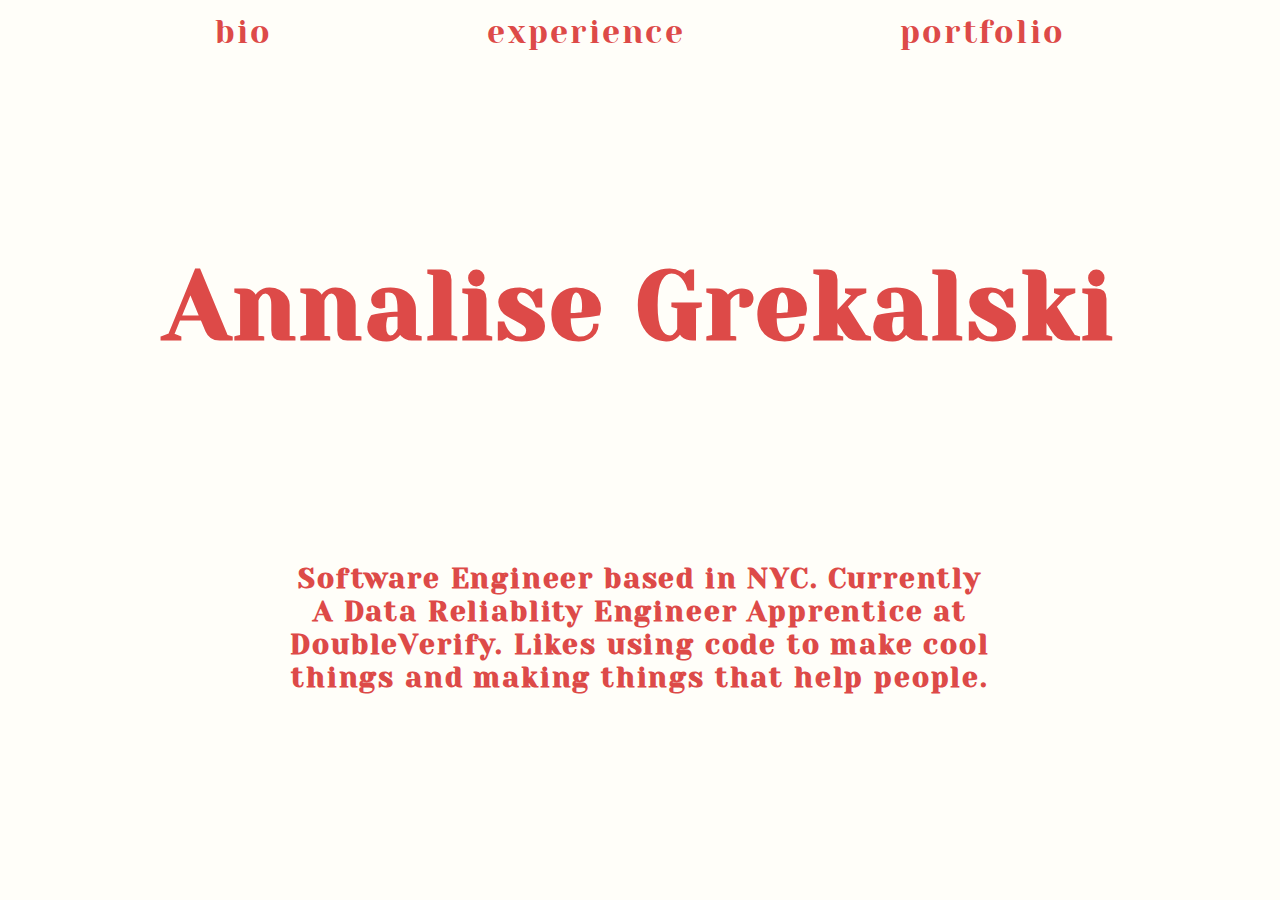
<file: index.html>
<!DOCTYPE html>
<html lang="en">
<head>
    <meta charset="UTF-8">
    <meta http-equiv="X-UA-Compatible" content="IE=edge">
    <meta name="viewport" content="width=device-width, initial-scale=1.0">
    <title>Annalise Grekalski</title>
    <link rel="stylesheet" href="style.css">
</head>
<body>
    <header id="index-header">
        <nav id="index-nav">
            <a href="bio.html">bio</a>
            <a href="experience.html">experience</a>
            <a href="portfolio.html">portfolio</a>
        </nav>
    </header>

    <h1 id="index-name">
        Annalise Grekalski
    </h1>

    <h3>
        Software Engineer based in NYC. Currently A Data Reliablity Engineer Apprentice at DoubleVerify. 
        Likes using code to make cool things and making things that help people. 
    </h3>
    
</body>
</html>
</file>
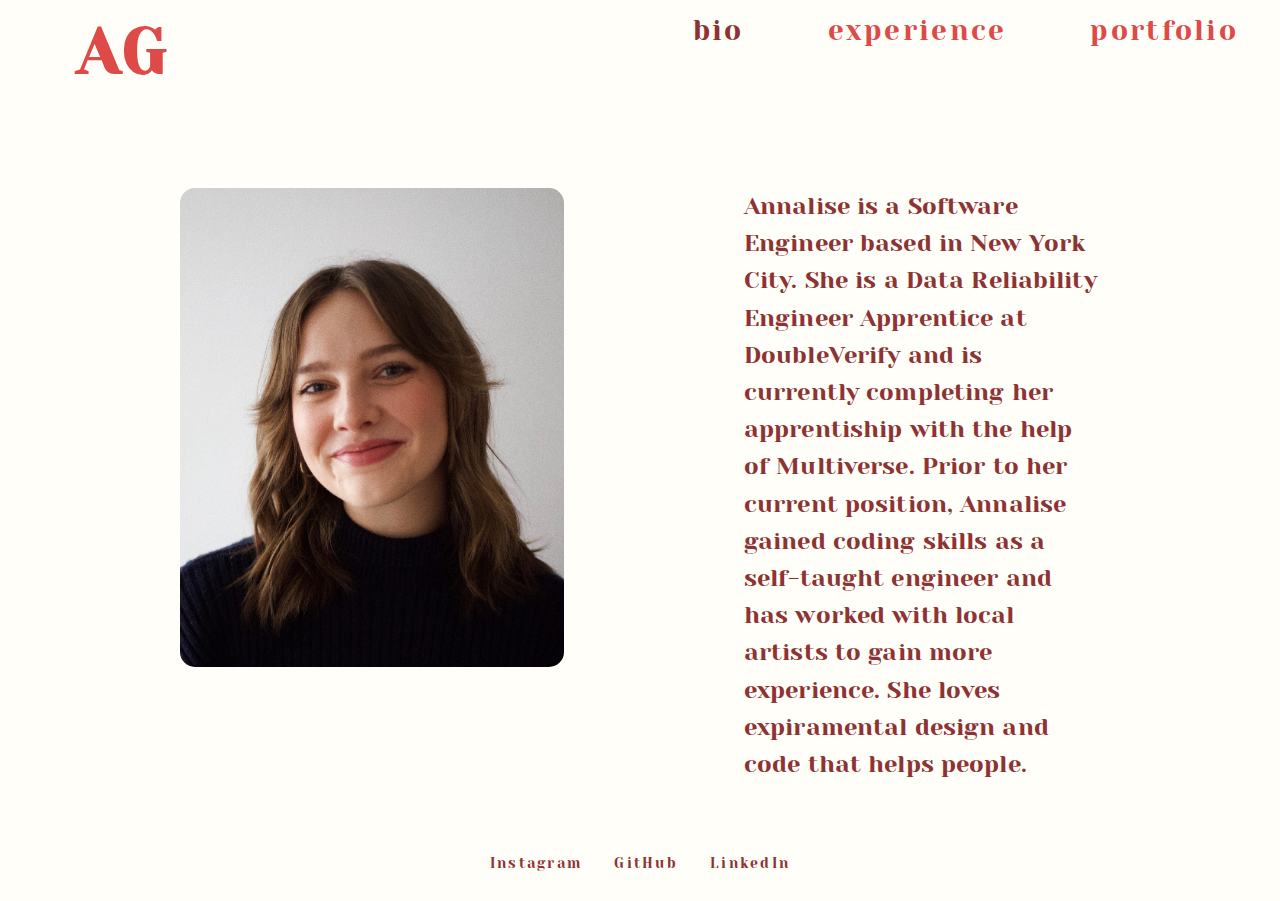
<file: bio.html>
<!DOCTYPE html>
<html lang="en">

<head>
    <meta charset="UTF-8">
    <meta http-equiv="X-UA-Compatible" content="IE=edge">
    <meta name="viewport" content="width=device-width, initial-scale=1.0">
    <title>Annalise Grekalski</title>
    <link rel="stylesheet" href="style.css">
</head>

<body>
    <header id="bio-header">
        <h1>
            <a href="index.html">AG</a>
        </h1>
        <nav id="bio-nav">
            <a id="current-selection" href="bio.html">bio</a>
            <a href="experience.html">experience</a>
            <a href="portfolio.html">portfolio</a>
        </nav>
    </header>

    <div id="bio-content">
        <img id="portrait" src="assets/IMG_2726.jpeg">

        <p>
            Annalise is a Software Engineer based in New York City.
            She is a Data Reliability Engineer Apprentice at DoubleVerify and
            is currently completing her apprentiship with the help of Multiverse.
            Prior to her current position, Annalise gained coding skills as a
            self-taught engineer and has worked with local artists to gain more experience.
            She loves expiramental design and code that helps people.
        </p>
    </div>

    <footer id="bio-footer">
        <a href="https://www.instagram.com/anna.lise.g/">Instagram</a>
        <a href="https://github.com/esilanna">GitHub</a>
        <a href="https://www.linkedin.com/in/annalise-grekalski-970379252/">LinkedIn</a>
    </footer>

</body>

</html>
</file>
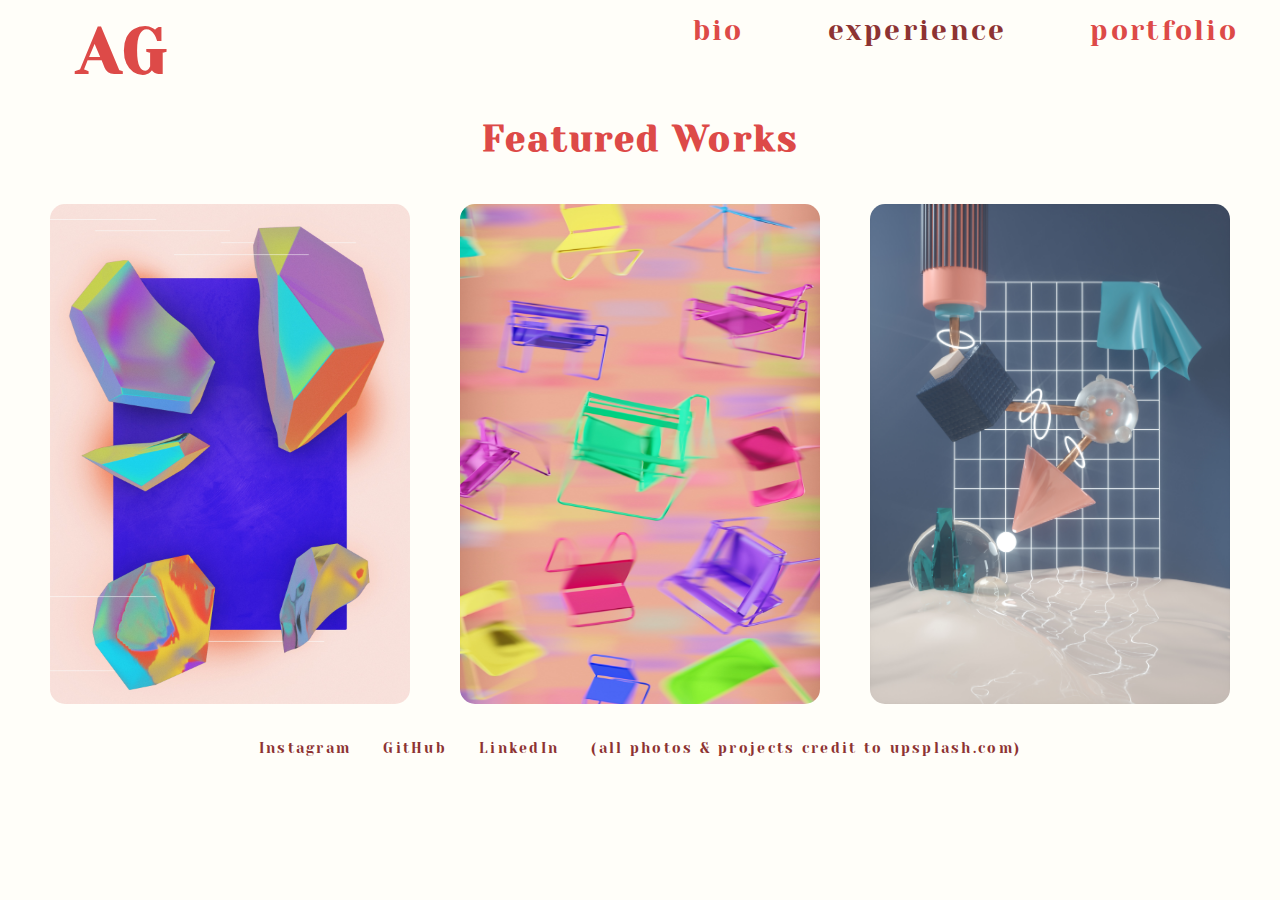
<file: experience.html>
<!DOCTYPE html>
<html lang="en">

<head>
    <meta charset="UTF-8">
    <meta http-equiv="X-UA-Compatible" content="IE=edge">
    <meta name="viewport" content="width=device-width, initial-scale=1.0">
    <title>Annalise Grekalski</title>
    <link rel="stylesheet" href="style.css">
</head>

<body>
    <header id="experience-header">
        <h1>
            <a href="index.html">AG</a>
        </h1>
        <nav id="experience-nav">
            <a href="bio.html">bio</a>
            <a id="current-selection" href="experience.html">experience</a>
            <a href="portfolio.html">portfolio</a>
        </nav>
    </header>

    <h2 id="featured-head">
        Featured Works
    </h2>

    <div id="featured">
        <div class="container-1">
            <img id="example-1" src="assets/example-1.jpg">
            <p id="text-1">
                "Lorem ipsum dolor sit amet, consectetur adipiscing elit, sed do eiusmod tempor incididunt ut labore et
                dolore magna aliqua. Ut enim ad minim veniam.
            </p>
        </div>
        <div class="container-2">
            <img id="example-2" src="assets/example-2.jpg">
            <p id="text-2">
                "Lorem ipsum dolor sit amet, consectetur adipiscing elit, sed do eiusmod tempor incididunt ut labore et
                dolore magna aliqua. Ut enim ad minim veniam.
            </p>
        </div>
        <div class="container-3">
            <img id="example-3" src="assets/example-3.jpg">
            <p id="text-3">
                "Lorem ipsum dolor sit amet, consectetur adipiscing elit, sed do eiusmod tempor incididunt ut labore et
                dolore magna aliqua. Ut enim ad minim veniam.
            </p>
        </div>
    </div>

    <footer>
        <a href="https://www.instagram.com/anna.lise.g/">Instagram</a>
        <a href="https://github.com/esilanna">GitHub</a>
        <a href="https://www.linkedin.com/in/annalise-grekalski-970379252/">LinkedIn</a>
        <a href="https://unsplash.com/">(all photos & projects credit to upsplash.com)</a>
    </footer>

</body>

</html>
</file>
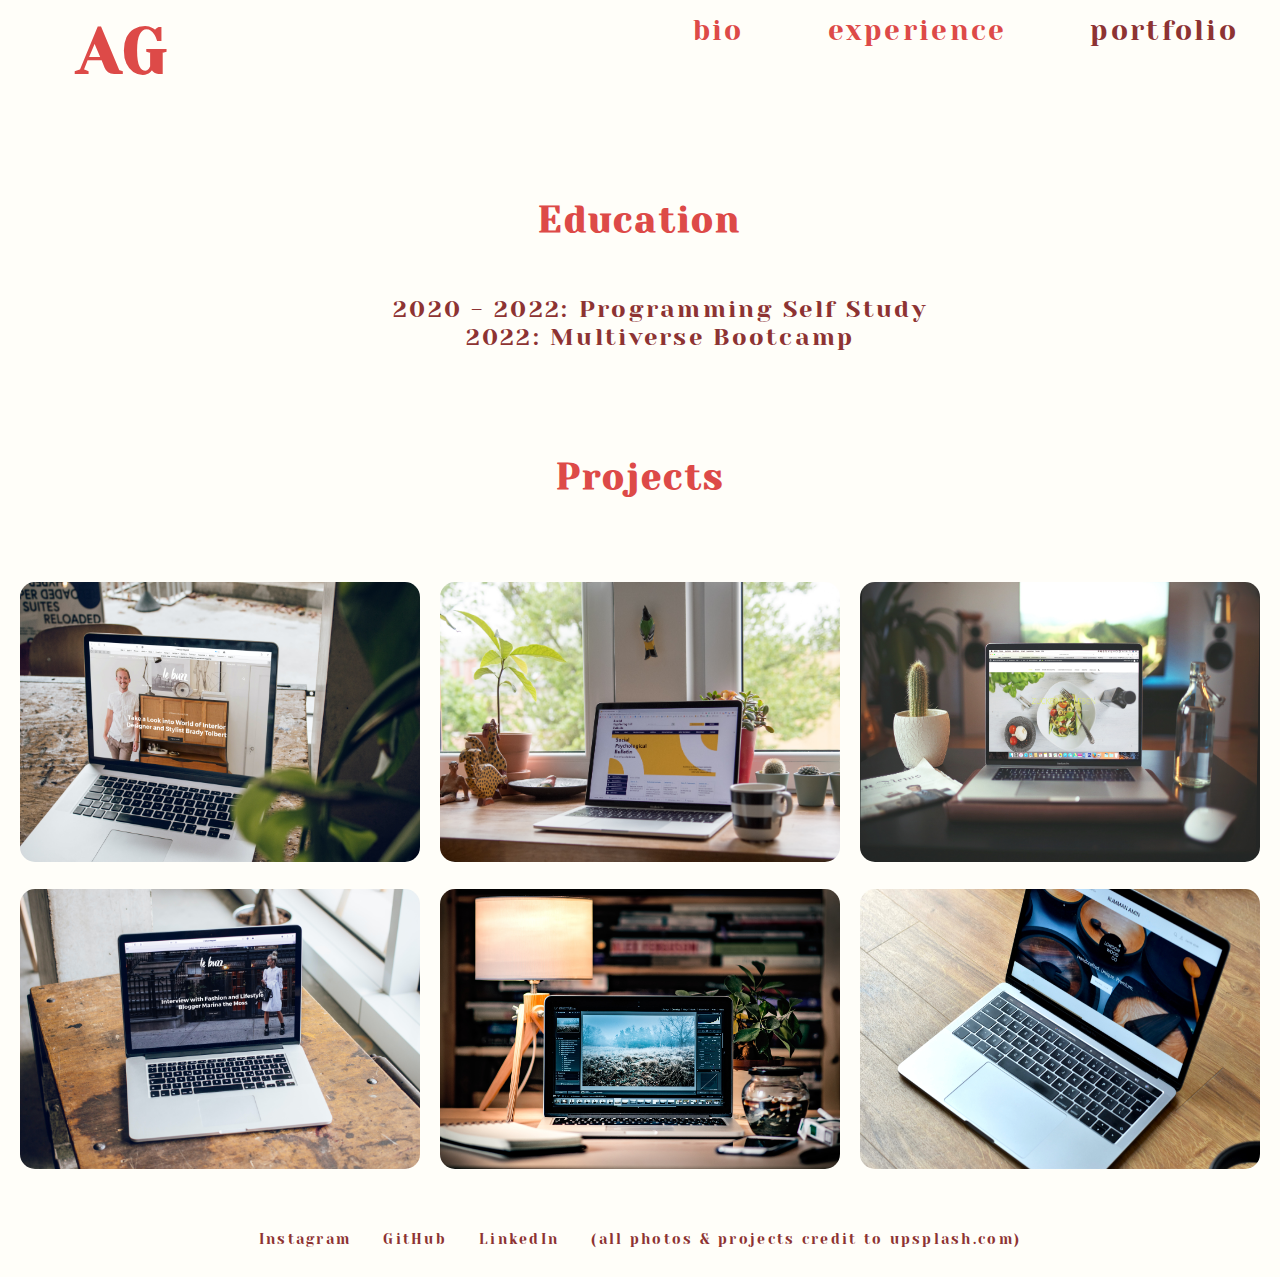
<file: portfolio.html>
<!DOCTYPE html>
<html lang="en">

<head>
    <meta charset="UTF-8">
    <meta http-equiv="X-UA-Compatible" content="IE=edge">
    <meta name="viewport" content="width=device-width, initial-scale=1.0">
    <title>Annalise Grekalski</title>
    <link rel="stylesheet" href="style.css">
</head>

<body>
    <header id="portfolio-header">
        <h1>
            <a href="index.html">AG</a>
        </h1>
        <nav id="portfolio-nav">
            <a href="bio.html">bio</a>
            <a href="experience.html">experience</a>
            <a id="current-selection" href="portfolio.html">portfolio</a>
        </nav>
    </header>

    <div class="education">
        <h2>
            Education
        </h2>
        <ul>
            <li>2020 - 2022: Programming Self Study </li>
            <li>2022: Multiverse Bootcamp</li>
        </ul>
    </div>

    <h2 id="project-head">
        Projects
    </h2>
    <div id="project-images">
        <div class="project-container-1">
            <img id="project-1" src="assets/le-buzz-studio-KiEiI2b9GkU-unsplash.jpg">
            <p id="project-text-1">
                "Lorem ipsum dolor sit amet, consectetur adipiscing elit, sed do eiusmod tempor incididunt ut labore et
                dolore magna aliqua. Ut enim ad minim veniam.
            </p>
        </div>

        <div class="project-container-2">
            <img id="project-2" src="assets/michal-parzuchowski-Nh4Sxasye24-unsplash.jpg">
            <p id="project-text-2">
                "Lorem ipsum dolor sit amet, consectetur adipiscing elit, sed do eiusmod tempor incididunt ut labore et
                dolore magna aliqua. Ut enim ad minim veniam.
            </p>
        </div>

        <div class="project-container-3">
            <img id="project-3" src="assets/portfolio-3.jpg">
            <p id="project-text-3">
                "Lorem ipsum dolor sit amet, consectetur adipiscing elit, sed do eiusmod tempor incididunt ut labore et
                dolore magna aliqua. Ut enim ad minim veniam.
            </p>
        </div>

        <div class="project-container-4">
            <img id="project-4" src="assets/portfolio-4.jpg">
            <p id="project-text-4">
                "Lorem ipsum dolor sit amet, consectetur adipiscing elit, sed do eiusmod tempor incididunt ut labore et
                dolore magna aliqua. Ut enim ad minim veniam.
            </p>
        </div>

        <div class="project-container-5">
            <img id="project-5" src="assets/radek-grzybowski-eBRTYyjwpRY-unsplash.jpg">
            <p id="project-text-5">
                "Lorem ipsum dolor sit amet, consectetur adipiscing elit, sed do eiusmod tempor incididunt ut labore et
                dolore magna aliqua. Ut enim ad minim veniam.
            </p>
        </div>

        <div class="project-container-6">
            <img id="project-6" src="assets/rumman-amin-qXZ7mSns_LM-unsplash.jpg">
            <p id="project-text-6">
                "Lorem ipsum dolor sit amet, consectetur adipiscing elit, sed do eiusmod tempor incididunt ut labore et
                dolore magna aliqua. Ut enim ad minim veniam.
            </p>
        </div>
    </div>

    <footer>
        <a href="https://www.instagram.com/anna.lise.g/">Instagram</a>
        <a href="https://github.com/esilanna">GitHub</a>
        <a href="https://www.linkedin.com/in/annalise-grekalski-970379252/">LinkedIn</a>
        <a href="https://unsplash.com/">(all photos & projects credit to upsplash.com)</a>
    </footer>

</body>

</html>
</file>
<file: style.css>
@import url('https://fonts.googleapis.com/css2?family=IBM+Plex+Sans&family=Yeseva+One&display=swap');

body {
    background-color: #FFFEF9;
    font-family: 'Yeseva One';
    color: #DD4A48;
    font-size: 24px;
    letter-spacing: 0.095em;
    margin: 14px auto;
}

nav {
    display: flex;
    flex-direction: row;
    justify-content: space-evenly;
    font-size: 32px;
}

nav a {
    text-decoration: none;
    color: #DD4A48;
    transition: all 1s;
}

nav a:hover {
    letter-spacing: 0.1em;
    transition-timing-function: ease-in-out;
    color: #8D3333;
}

h1 {
    display: flex;
    flex-direction: row;
    justify-content: center;
    margin: 200px 0 200px;
    font-size: 128px;
}

h3 {
    display: flex;
    flex-direction: row;
    justify-content: center;
    margin: 0 284px;
    letter-spacing: 0.065em;
    text-align: center;
}

#current-selection {
    color: #8D3333
}

#bio-header,
#experience-header,
#portfolio-header {
    display: flex;
    flex-direction: row;
    justify-content: space-between;
}

#bio-header h1,
#experience-header h1,
#portfolio-header h1 {
    display: flex;
    flex-direction: row;
    justify-content: left;
    font-size: 64px;
    margin: 0 0 0 77px;
}

#bio-header h1 a,
#experience-header h1 a,
#portfolio-header h1 a {
    color: #DD4A48;
    text-decoration: none;
    transition: 1s;
}

#bio-header h1 a:hover,
#experience-header h1 a:hover,
#portfolio-header h1 a:hover {
    letter-spacing: 0.1em;
    transition-timing-function: ease-in-out;
    color: #8D3333;
}

#bio-nav,
#experience-nav,
#portfolio-nav {
    font-size: 28px;
    display: flex;
    flex-direction: row;
    justify-content: right;
    margin: 0 0 0 0;
}

#bio-nav a,
#experience-nav a,
#portfolio-nav a {
    padding: 0 42px;
}

#bio-content {
    display: flex;
    flex-direction: row;
    justify-content: space-evenly;
    margin-top: 100px;
}

#portrait {
    display: flex;
    flex-direction: row;
    width: 384px;
    height: 30%;
    border-radius: 15px;
    margin-left: 180px;
}

p {
    color: #8D3333;
    letter-spacing: 0.005em;
    line-height: 1.55em;
    display: flex;
    flex-direction: column;
    justify-content: center;
    align-items: center;
    margin: 0 180px;
}

h2 {
    display: flex;
    flex-direction: row;
    justify-content: center;
}

#featured-head {
    margin-bottom: 44px;
}

#featured {
    display: flex;
    flex-wrap: wrap;
    flex-direction: row;
    justify-content: space-evenly;
    margin: 28px auto;
}

#example-1,
#example-2,
#example-3 {
    display: flex;
    border-radius: 15px;
    flex-direction: row;
    justify-content: center;
    width: 360px;
    height: 500px;
    transition: all 1s ease-in-out;
}

.container-1 {
    display: flex;
    flex-direction: column;
    align-items: flex-start;
}

#text-1,
#text-2,
#text-3 {
    font-size: 24px;
    text-align: center;
    justify-content: center;
    margin: -419px 0 0 54px;
    width: 260px;
    opacity: 0;
    transition: all 1s ease-in-out;
}

#featured .container-1:hover #example-1, 
#featured .container-2:hover #example-2,
#featured .container-3:hover #example-3 {
    opacity: 0.15;
}

#featured .container-1:hover #text-1,
#featured .container-2:hover #text-2, 
#featured .container-3:hover #text-3 {
    opacity: 1;
}

.education {
    display: flex;
    flex-direction: column;
    justify-content: center;
    align-items: center;
    text-align: center;
    margin: 81px 0;
}

.education li {
    list-style: none;
    color: #8D3333;
}

#project-head {
    margin-bottom: 0px;
}

#project-images {
    display: flex;
    flex-direction: row;
    justify-content: space-evenly;
    flex-wrap: wrap;
}

#project-images img {
    width: 400px;
    height: 280px;
    border-radius: 15px;
    margin: 84px 0;
    transition: all 1s ease-in-out;
}

#project-text-1,
#project-text-2,
#project-text-3,
#project-text-4,
#project-text-5,
#project-text-6 {
    font-size: 16px;
    text-align: center;
    justify-content: center;
    margin: -296px 0 0 72px;
    width: 260px;
    opacity: 0;
    transition: all 1s ease-in-out;
}

#project-images .project-container-1:hover #project-1,  
#project-images .project-container-2:hover #project-2, 
#project-images .project-container-3:hover #project-3,
#project-images .project-container-4:hover #project-4,
#project-images .project-container-5:hover #project-5,
#project-images .project-container-6:hover #project-6 {
    opacity: 0.25;
}

#project-images .project-container-1:hover #project-text-1,
#project-images .project-container-2:hover #project-text-2,
#project-images .project-container-3:hover #project-text-3, 
#project-images .project-container-4:hover #project-text-4,
#project-images .project-container-5:hover #project-text-5, 
#project-images .project-container-6:hover #project-text-6 {
    opacity: 1;
}

#bio-footer {
    display: flex;
    flex-direction: row;
    justify-content: center;
    font-size: 14px;
    margin-top: 56px;
}

footer {
    display: flex;
    flex-direction: row;
    justify-content: center;
    font-size: 14px;
    margin-top: 104px;
}

footer a {
    color: #8D3333;
    text-decoration: none;
    padding: 16px;
}

footer a:hover {
    color: #DD4A48;
}

@media screen and (max-width: 1290px) {
    #index-name {
        font-size: 96px;
    }
}

@media screen and (max-width: 820px) {
    #index-name {
        font-size: 72px;
        margin-top: 364px;
    }

    h3 {
        margin: 84px 128px;
    }

    #bio-content {
        flex-direction: column;
        align-items: center;
    }

    #portrait {
        margin: 0 0 16px 0;
    }

    p {
        margin: 84px;
    }

    #bio-footer {
        margin-top: 64px;
    }

    #footer {
        margin-top: 24px;
    }

    #featured {
        flex-direction: row;
        align-items: center;
        margin: 102px;
    }

    #featured-head {
        margin-bottom: 0;
    }

    .container-1,
    .container-2,
    .container-3 {
        margin: 0 0 128px 0;
    }
}

@media screen and (max-width: 500px) {
    #index-nav {
        flex-direction: column;
        align-items: center;
    }

    #index-nav a {
        padding-bottom: 24px;
    }

    #index-name {
        flex-direction: column;
        justify-content: space-evenly;
        align-items: center;
        text-align: center;
        margin: 32px auto;
    }

    h3 {
        font-size: 18px;
        margin: 64px;
    }

    #bio-header h1,
    #experience-header h1,
    #portfolio-header h1 {
        flex-direction: column;
        align-items: center;
        margin: 0 0 16px 0;
    }

    #bio-header,
    #experience-header,
    #portfolio-header {
        flex-direction: column;
        align-items: center;
        margin: 16px;
    }

    #bio-header nav,
    #experience-header nav,
    #portfolio-header nav {
        flex-direction: column;
        align-items: center;
    }

    #bio-header nav a,
    #experience-header nav a,
    #portfolio-header nav a {
        padding-bottom: 16px;
    }

    #bio-content {
        margin-top: 32px;
    }

    #portrait {
        width: 80%;
    }

    #bio-content p {
        font-size: 18px;
        margin: 32px 48px;
    }

    #featured {
        margin: 24px auto;
    }

    #bio-footer {
        margin-top: 0px;
    }

    .education {
        margin: 20px;
    }

    .education h2 {
        margin: 16px;
    }

    .education ul {
        padding: 0;
        margin: auto;
    }

    .education ul li {
        padding: 16px;
    }

    #project-head {
        margin: 0 auto;
    }

    #project-images {
        margin: 0 auto 94px auto;
    }

    #project-1 {
        margin: 0 0 0 0;
    }

    footer {
        margin-top: 0px;
        flex-direction: column;
        align-items: center;
        text-align: center;
    }

    footer a {
        padding: 8px;
    }
}
</file>
